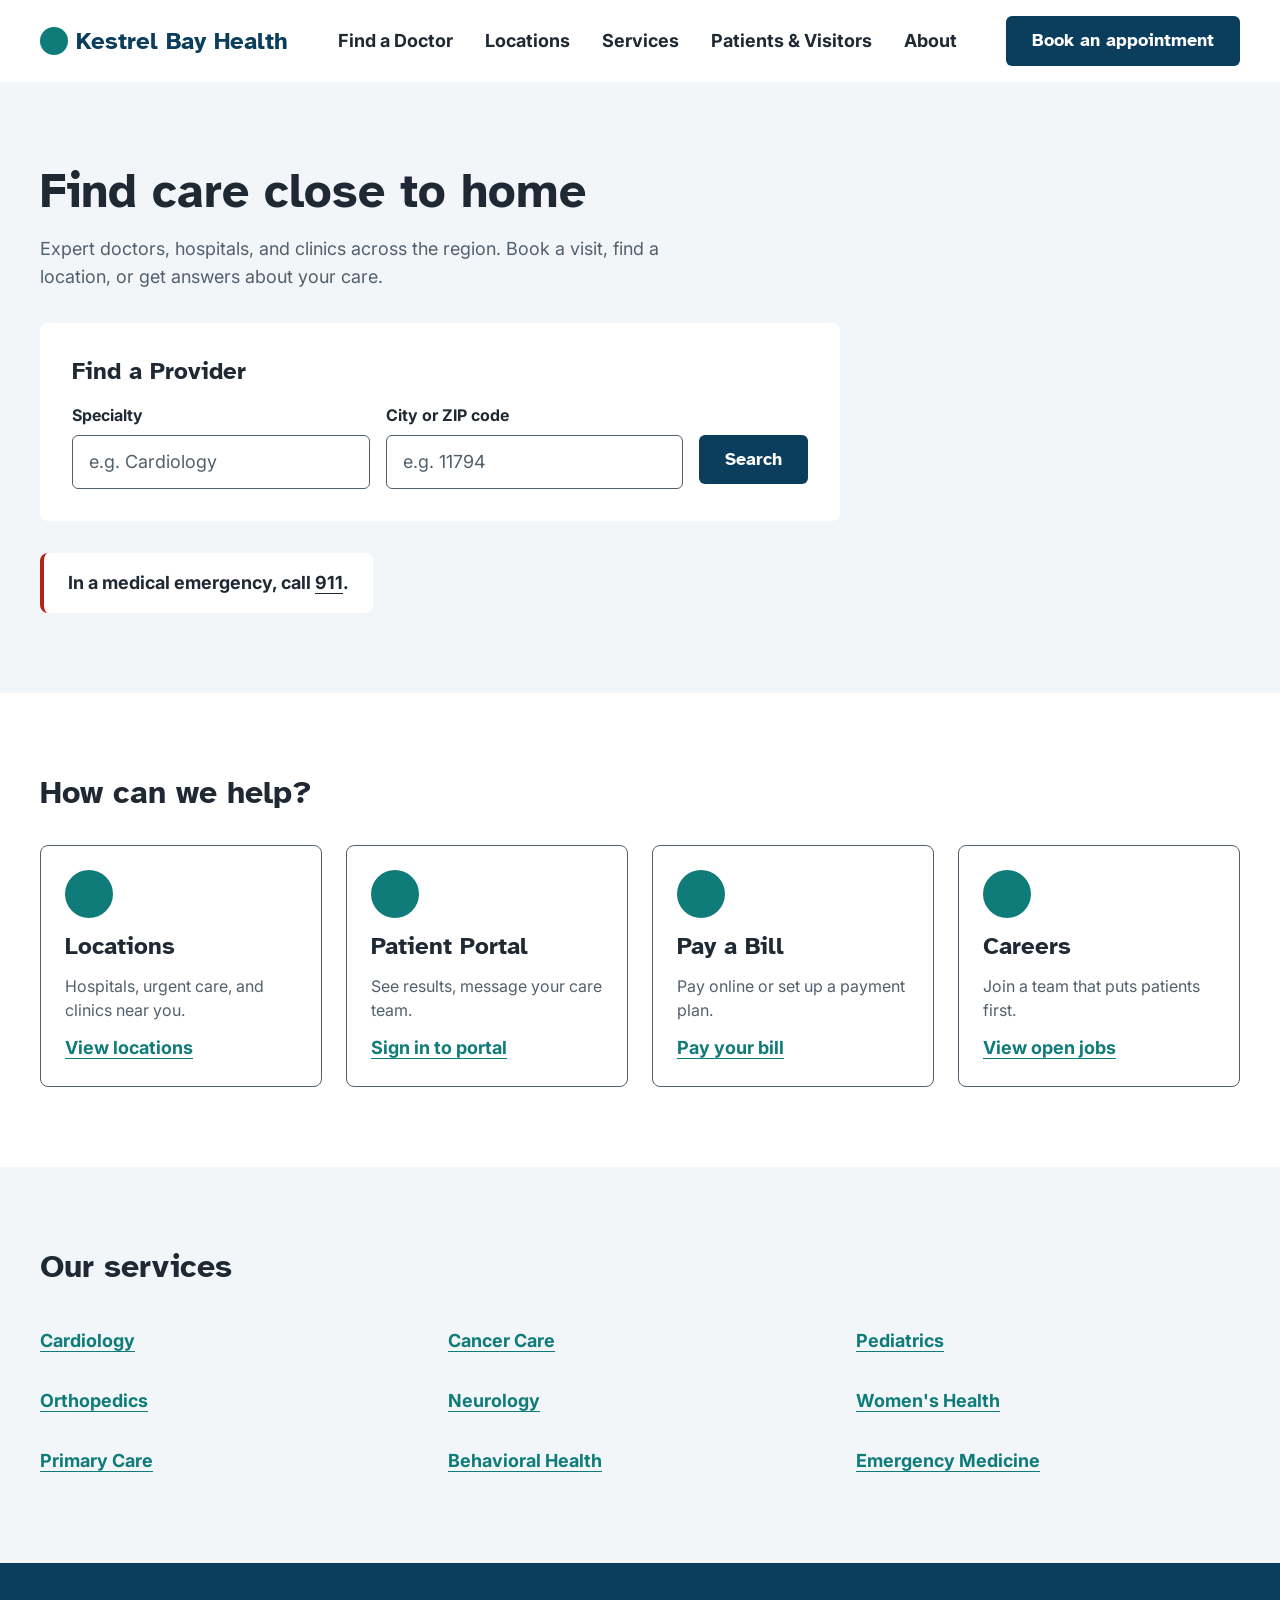
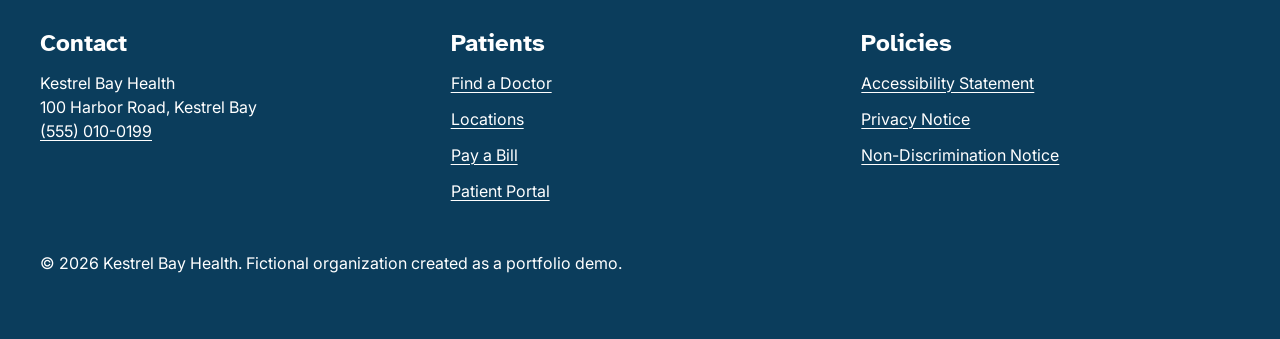
<file: index.html>
<!DOCTYPE html>
<html lang="en">
<head>
    <meta charset="UTF-8">
    <meta name="viewport" content="width=device-width, initial-scale=1.0">
    <title>Kestrel Bay Health | Find care close to home</title>
    <meta name="description" content="Find doctors, hospitals, and clinics across the region. Book a visit, find a location, or get answers about your care at Kestrel Bay Health.">
    <!-- for social sharing -->
    <meta property="og:title" content="Kestrel Bay Health | Find care close to home">
    <meta property="og:description" content="Find doctors, hospitals, and clinics across the region. Book a visit, find a location, or get answers about your care at Kestrel Bay Health.">
    <meta property="og:type" content="website">

    <!-- Fonts: Atkinson Hyperlegible for headings, Inter for body -->
    <link rel="preconnect" href="https://fonts.googleapis.com">
    <link rel="preconnect" href="https://fonts.gstatic.com" crossorigin>
    <link href="https://fonts.googleapis.com/css2?family=Atkinson+Hyperlegible:wght@400;700&family=Inter:wght@400;700&display=swap" rel="stylesheet">

    <!-- Stylesheet -->
    <link rel="stylesheet" href="css/styles.css">
    <link rel="stylesheet" href="css/tokens.css">

    <!-- Structured data for SEO (fictional organization) -->
    <script type="application/ld+json">
        {
            "@context": "https://schema.org",
            "@type": "MedicalOrganization",
            "name": "Kestrel Bay Health",
            "address": {
            "@type": "PostalAddress",
            "streetAddress": "100 Harbor Road",
            "addressLocality": "Kestrel Bay"
            },
            "telephone": "(555) 010-0199"
        }
    </script>
</head>



<body>
  <!-- skip to main content -->
  <a class="skip-link" href="#main">Skip to main content</a>
 
  <!-- Header -->
  <header class="site-header">
    <div class="container header-inner">
      <!-- Logo link with a clear accessible name -->
      <a class="logo" href="index.html" aria-label="Kestrel Bay Health, home">
        <span class="logo-mark" aria-hidden="true"></span>
        <span class="logo-text">Kestrel Bay Health</span>
      </a>
 
      <!-- Mobile menu toggle (shown only on small screens) -->
      <button class="nav-toggle" type="button" aria-expanded="false" aria-controls="primary-nav">
        Menu
      </button>
 
      <!-- Main navigation -->
      <nav id="primary-nav" class="primary-nav" aria-label="Main">
        <ul>
          <li><a href="#">Find a Doctor</a></li>
          <li><a href="#">Locations</a></li>
          <li><a href="#services">Services</a></li>
          <li><a href="#">Patients &amp; Visitors</a></li>
          <li><a href="#">About</a></li>
        </ul>
      </nav>
 
      <!-- Primary call to action -->
      <a class="button button-primary" href="#">Book an appointment</a>
    </div>
  </header>
 
  <!-- Main content -->
  <main id="main" tabindex="-1">
 
    <!-- HERO -->
    <section class="hero" aria-labelledby="hero-title">
      <div class="container">
        <h1 id="hero-title">Find care close to home</h1>
        <p class="hero-intro">
          Expert doctors, hospitals, and clinics across the region.
          Book a visit, find a location, or get answers about your care.
        </p>
 
        <!-- Search form (WCAG 1.3.1, 3.3.1, 3.3.2) -->
        <form class="search-card" role="search" aria-labelledby="search-title" novalidate>
          <h2 id="search-title">Find a Provider</h2>
 
          <div class="search-row">
            <div class="field">
              <label for="specialty">Specialty</label>
              <input id="specialty" name="specialty" type="text"
                     placeholder="e.g. Cardiology"
                     aria-describedby="specialty-error">
              <p id="specialty-error" class="field-error" hidden>
                <span aria-hidden="true">⚠</span> Enter a specialty, such as Cardiology.
              </p>
            </div>
 
            <div class="field">
              <label for="zip">City or ZIP code</label>
              <input id="zip" name="zip" type="text"
                     placeholder="e.g. 11794"
                     autocomplete="postal-code"
                     aria-describedby="zip-error">
              <p id="zip-error" class="field-error" hidden>
                <span aria-hidden="true">⚠</span> Enter a city or a 5-digit ZIP code.
              </p>
            </div>
 
            <button class="button button-primary" type="submit">Search</button>
          </div>
 
          <!-- Announces search results or errors to screen readers -->
          <p class="search-status" role="status" aria-live="polite"></p>
        </form>
 
        <!-- Emergency notice: red bar plus words, never color alone (WCAG 1.4.1) -->
        <aside class="emergency-notice" aria-label="Emergency information">
          <p><strong>In a medical emergency, call <a href="tel:911">911</a>.</strong></p>
        </aside>
      </div>
    </section>
 
    <!-- Quick links -->
    <section class="quick-links" aria-labelledby="help-title">
      <div class="container">
        <h2 id="help-title">How can we help?</h2>
 
        <ul class="card-grid">
          <li class="card">
            <span class="card-icon" aria-hidden="true"></span>
            <h3>Locations</h3>
            <p>Hospitals, urgent care, and clinics near you.</p>
            <a href="#">View locations</a>
          </li>
          <li class="card">
            <span class="card-icon" aria-hidden="true"></span>
            <h3>Patient Portal</h3>
            <p>See results, message your care team.</p>
            <a href="#">Sign in to portal</a>
          </li>
          <li class="card">
            <span class="card-icon" aria-hidden="true"></span>
            <h3>Pay a Bill</h3>
            <p>Pay online or set up a payment plan.</p>
            <a href="#">Pay your bill</a>
          </li>
          <li class="card">
            <span class="card-icon" aria-hidden="true"></span>
            <h3>Careers</h3>
            <p>Join a team that puts patients first.</p>
            <a href="#">View open jobs</a>
          </li>
        </ul>
      </div>
    </section>
 
    <!-- Services -->
    <section id="services" class="services" aria-labelledby="services-title">
      <div class="container">
        <h2 id="services-title">Our services</h2>
        <ul class="services-list">
          <li><a href="#">Cardiology</a></li>
          <li><a href="#">Cancer Care</a></li>
          <li><a href="#">Pediatrics</a></li>
          <li><a href="#">Orthopedics</a></li>
          <li><a href="#">Neurology</a></li>
          <li><a href="#">Women's Health</a></li>
          <li><a href="#">Primary Care</a></li>
          <li><a href="#">Behavioral Health</a></li>
          <li><a href="#">Emergency Medicine</a></li>
        </ul>
      </div>
    </section>
 
  </main>
 
  <!-- Footer -->
  <footer class="site-footer">
    <div class="container">
      <div class="footer-columns">
        <section aria-labelledby="footer-contact">
          <h2 id="footer-contact">Contact</h2>
          <address>
            Kestrel Bay Health<br>
            100 Harbor Road, Kestrel Bay<br>
            <a href="tel:+15550100199">(555) 010-0199</a>
          </address>
        </section>
 
        <nav aria-labelledby="footer-patients">
          <h2 id="footer-patients">Patients</h2>
          <ul>
            <li><a href="#">Find a Doctor</a></li>
            <li><a href="#">Locations</a></li>
            <li><a href="#">Pay a Bill</a></li>
            <li><a href="#">Patient Portal</a></li>
          </ul>
        </nav>
 
        <nav aria-labelledby="footer-policies">
          <h2 id="footer-policies">Policies</h2>
          <ul>
            <li><a href="accessibility.html">Accessibility Statement</a></li>
            <li><a href="#">Privacy Notice</a></li>
            <li><a href="#">Non-Discrimination Notice</a></li>
          </ul>
        </nav>
      </div>
 
      <p class="footer-legal">
        © 2026 Kestrel Bay Health. Fictional organization created as a portfolio demo.
      </p>
    </div>
  </footer>
 
  <script src="main.js" defer></script>
</body>
</html>
</file>
<file: css/styles.css>
*, *::before, *::after {
    box-sizing: border-box;
    margin: 0;
    padding: 0;
}

html{
    /* Set scroll padding for sticky header */
    scroll-padding-top : calc(var(--header-height) + var(--space-3));
    /* Prevent font size adjustments on mobile devices */
    -webkit-text-size-adjust: 100%;
}

/* Base styles for body, headings, paragraphs, and lists */
body {
    margin : 0px; 
    font-family: var(--font-body);
    font-size: var(--text-body);
    line-height: var(--lh-body);
    color: var(--color-text-dark);
    background-color: var(--color-white);
}


h1, h2, h3 {
    font-family: var(--font-heading);
    font-weight: 700; 
    color : var(--color-text-dark);
    margin : 0px; 
}

/* Display size on large screens, H1 size on phones so it doesn't overflow */
h1 {
  font-size: var(--text-h1);
  line-height: var(--lh-h1);
}
 
h2 {
  font-size: var(--text-h2);
  line-height: var(--lh-h2);
}
 
h3 {
  font-size: var(--text-h3);
  line-height: var(--lh-h3);
}
 
p {
  margin: 0;
}
 
img,
svg {
  max-width: 100%;
  display: block;
}
 
ul,
ol {
  margin: 0;
  padding: 0;
}

/* Links are underlined so they never rely on color alone (WCAG 1.4.1) */
a {
  color: var(--color-primary-teal);
  text-decoration: underline;
  text-underline-offset: 0.2em;
  text-decoration-thickness: 1px;
}
 
a:hover {
  text-decoration-thickness: 2px;
}
 
address {
  font-style: normal;
}
 
.container {
  width: 100%;
  max-width: calc(var(--container-max) + (var(--gutter) * 2));
  margin-inline: auto;
  padding-inline: var(--gutter);
}


/* Focus styles for accessibility */
:focus-visible {
  outline: 2px solid transparent;
  box-shadow: var(--focus-ring);
  border-radius: var(--radius);
}
 
/* main gets programmatic focus from the skip link; no ring needed there */
main:focus {
  outline: none;
}
 


/* Skip link for accessibility */
.skip-link {
  position: absolute;
  top: var(--space-2);
  left: var(--space-2);
  z-index: 100;
  padding: var(--space-2) var(--space-4);
  background: var(--color-primary-navy);
  color: var(--color-white);
  font-weight: 700;
  text-decoration: none;
  border-radius: var(--radius);
  /* Moved off-screen until it receives keyboard focus */
  transform: translateY(-200%);
}
 
.skip-link:focus {
  transform: translateY(0);
}


.button {
  display: inline-flex;
  align-items: center;
  justify-content: center;
  min-height: var(--target-min);          /* 44px target size (WCAG 2.5.8) */
  padding: var(--space-2) var(--space-4);
  font-family: var(--font-heading);
  font-size: var(--text-body);
  font-weight: 700;
  line-height: 1.2;
  text-decoration: none;
  border: 2px solid transparent;
  border-radius: var(--radius);
  cursor: pointer;
}
 
.button-primary {
  background: var(--color-primary-navy);
  color: var(--color-white);
}
 
.button-primary:hover {
  background: var(--color-text-dark);
  text-decoration: underline;
}

/* ---------- Header and navigation ---------- */
 
.site-header {
  position: sticky;
  top: 0;
  z-index: 50;
  background: var(--color-white);
  border-bottom: 1px solid var(--color-surface-light);
}
 
.header-inner {
  display: flex;
  flex-wrap: wrap;
  align-items: center;
  justify-content: space-between;
  gap: var(--space-3);
  padding-block: var(--space-3);
}
 
.logo {
  display: inline-flex;
  align-items: center;
  gap: var(--space-1);
  font-family: var(--font-heading);
  font-size: var(--text-h3);
  line-height: var(--lh-h3);
  font-weight: 700;
  color: var(--color-primary-navy);
  text-decoration: none;
}
 
.logo-mark {
  width: 1.75rem;
  height: 1.75rem;
  border-radius: 50%;
  background: var(--color-primary-teal);
  flex-shrink: 0;
}
 
.nav-toggle {
  min-height: var(--target-min);
  min-width: var(--target-min);
  padding: var(--space-1) var(--space-3);
  font: inherit;
  font-weight: 700;
  color: var(--color-primary-navy);
  background: var(--color-white);
  border: 2px solid var(--color-primary-navy);
  border-radius: var(--radius);
  cursor: pointer;
}
 
.primary-nav {
  width: 100%;
}
 
.primary-nav ul {
  list-style: none;
  display: flex;
  flex-direction: column;
}
 
.primary-nav a {
  display: block;
  padding: var(--space-2) 0;
  min-height: var(--target-min);
  font-weight: 700;
  color: var(--color-text-dark);
  text-decoration: none;
}
 
.primary-nav a:hover {
  text-decoration: underline;
}
 
.site-header .button-primary {
  width: 100%;
}
 
/* Without JavaScript the nav stays visible. With JS, it collapses on phones
   and the Menu button toggles it (main.js adds the .js class). */
.nav-toggle {
  display: none;
}
 
.js .nav-toggle {
  display: inline-flex;
}
 
.js .primary-nav,
.js .site-header .button-primary {
  display: none;
}
 
.js .site-header.is-open .primary-nav,
.js .site-header.is-open .button-primary {
  display: block;
}
 
.js .site-header.is-open .button-primary {
  display: inline-flex;
}
 
/* Desktop header: everything on one row */
@media (min-width: 64em) {   /* 1024px */
  .js .nav-toggle {
    display: none;
  }
 
  .js .primary-nav,
  .primary-nav {
    display: block;
    width: auto;
  }
 
  .js .site-header .button-primary,
  .site-header .button-primary {
    display: inline-flex;
    width: auto;
  }
 
  .header-inner {
    flex-wrap: nowrap;
    gap: var(--space-5);
  }
 
  .primary-nav ul {
    flex-direction: row;
    gap: var(--space-5);
  }
 
  .primary-nav a {
    padding: var(--space-1) 0;
    display: flex;
    align-items: center;
  }
}
 
/* ---------- Hero section ---------- */
.hero {
  background: var(--color-surface-light);
  padding-block: var(--space-7);
}
 
.hero .container {
  display: flex;
  flex-direction: column;
  align-items: flex-start;
  gap: var(--space-5);
}
 
.hero-intro {
  max-width: 40rem;            /* about 640px, comfortable line length */
  color: var(--color-text-muted);
  margin-top: calc(var(--space-3) - var(--space-5));
}
 
.search-card {
  width: 100%;
  max-width: 50rem;
  background: var(--color-white);
  border-radius: var(--radius-card);
  padding: var(--space-4);
}
 
.search-card h2 {
  font-size: var(--text-h3);
  line-height: var(--lh-h3);
  margin-bottom: var(--space-3);
}
 
.search-row {
  display: flex;
  flex-direction: column;
  gap: var(--space-3);
}
 
.field {
  display: flex;
  flex-direction: column;
  gap: var(--space-1);
  flex: 1;
  min-width: 0;                /* lets fields shrink so the row fits the card */
}
 
.field input {
  width: 100%;
}
 
.search-row .button {
  flex-shrink: 0;
}
 
.field label {
  font-size: var(--text-small);
  line-height: var(--lh-small);
  font-weight: 700;
}
 
.field input {
  min-height: var(--target-min);
  padding: var(--space-2) var(--space-3);
  font: inherit;
  color: var(--color-text-dark);
  background: var(--color-white);
  border: 1px solid var(--color-text-muted);   /* 6.5:1, passes 3:1 for UI */
  border-radius: var(--radius);
}
 
.field input::placeholder {
  color: var(--color-text-muted);
  opacity: 1;
}
 
/* Error state: thicker red border plus text message, never color alone */
.field input[aria-invalid="true"] {
  border: 2px solid var(--color-error-red);
}
 
.field-error {
  font-size: var(--text-small);
  line-height: var(--lh-small);
  font-weight: 700;
  color: var(--color-error-red);
}
 
.search-status {
  margin-top: var(--space-3);
  font-size: var(--text-small);
  line-height: var(--lh-small);
}
 
.search-status:empty {
  margin-top: 0;
}
 
@media (min-width: 48em) {   /* 768px: fields side by side */
  .hero {
    padding-block: var(--space-9);
  }
 
  h1 {
    font-size: var(--text-display);
    line-height: var(--lh-display);
  }
 
  .search-card {
    padding: var(--space-5);
  }
 
  .search-row {
    flex-direction: row;
    align-items: flex-start;
  }
 
  /* Line the button up with the inputs, under the labels */
  .search-row .button {
    margin-top: calc(var(--lh-small) + var(--space-1));
  }
}
 
 
/* ---------- Emergency notice ---------- */
 
.emergency-notice {
  background: var(--color-white);
  border-left: 4px solid var(--color-error-red);
  border-radius: var(--radius-card);
  padding: var(--space-3) var(--space-4);
}
 
.emergency-notice a {
  color: var(--color-text-dark);
}
 
 
/* ---------- Quick links (CSS Grid) ---------- */
 
.quick-links {
  padding-block: var(--space-7);
}
 
.quick-links h2 {
  margin-bottom: var(--space-5);
}
 
/* Cards wrap automatically: 1 column on phones, up to 4 on desktop */
.card-grid {
  list-style: none;
  display: grid;
  grid-template-columns: repeat(auto-fit, minmax(15rem, 1fr));
  gap: var(--space-4);
}
 
.card {
  display: flex;
  flex-direction: column;
  gap: var(--space-2);
  padding: var(--space-4);
  background: var(--color-white);
  border: 1px solid var(--color-text-muted);
  border-radius: var(--radius-card);
}
 
.card-icon {
  width: 3rem;
  height: 3rem;
  border-radius: 50%;
  background: var(--color-primary-teal);
}
 
.card p {
  font-size: var(--text-small);
  line-height: var(--lh-small);
  color: var(--color-text-muted);
  flex-grow: 1;                /* pushes links to the same line in every card */
}
 
.card a {
  font-weight: 700;
}
 
 
/* ---------- Services ---------- */
 
.services {
  background: var(--color-surface-light);
  padding-block: var(--space-7);
}
 
.services h2 {
  margin-bottom: var(--space-5);
}
 
.services-list {
  list-style: none;
  display: grid;
  grid-template-columns: 1fr;
  gap: var(--space-3) var(--space-4);
}
 
.services-list a {
  display: inline-block;
  padding-block: var(--space-1);
  font-weight: 700;
}
 
@media (min-width: 40em) {   /* 640px */
  .services-list {
    grid-template-columns: repeat(2, 1fr);
  }
}
 
@media (min-width: 64em) {   /* 1024px */
  .quick-links,
  .services {
    padding-block: var(--space-9);
  }
 
  .services-list {
    grid-template-columns: repeat(3, 1fr);
  }
}
 
 
/* ---------- Footer ---------- */
 
.site-footer {
  background: var(--color-primary-navy);
  color: var(--color-white);
  padding-block: var(--space-8);
}
 
.site-footer h2 {
  /* Structurally H2, visually H3 size: levels describe structure, not size */
  font-size: var(--text-h3);
  line-height: var(--lh-h3);
  color: var(--color-white);
  margin-bottom: var(--space-2);
}
 
.footer-columns {
  display: grid;
  grid-template-columns: 1fr;
  gap: var(--space-5);
}
 
.site-footer ul {
  list-style: none;
  display: flex;
  flex-direction: column;
  gap: var(--space-2);
}
 
.site-footer address,
.site-footer li,
.footer-legal {
  font-size: var(--text-small);
  line-height: var(--lh-small);
}
 
.site-footer a {
  color: var(--color-white);
}
 
.footer-legal {
  margin-top: var(--space-7);
}
 
@media (min-width: 48em) {
  .footer-columns {
    grid-template-columns: repeat(3, 1fr);
  }
}
 
 
/* ---------- Content pages (accessibility statement) ---------- */
 
.prose {
  max-width: calc(48rem + (var(--gutter) * 2));
  padding-block: var(--space-7);
}
 
.prose h1 {
  margin-bottom: var(--space-2);
}
 
.prose section {
  margin-top: var(--space-6);
}
 
.prose h2 {
  font-size: var(--text-h3);
  line-height: var(--lh-h3);
  margin-bottom: var(--space-2);
}
 
.prose p + p,
.prose ul + p,
.prose table + p {
  margin-top: var(--space-3);
}
 
.prose ul {
  padding-left: var(--space-4);
}
 
.prose li + li {
  margin-top: var(--space-1);
}
 
.meta {
  color: var(--color-text-muted);
  font-size: var(--text-small);
}
 
.breadcrumb {
  margin-bottom: var(--space-4);
  font-size: var(--text-small);
}
 
.breadcrumb ol {
  list-style: none;
  display: flex;
  flex-wrap: wrap;
  gap: var(--space-1);
}
 
/* Separator is decorative CSS, so screen readers don't read it */
.breadcrumb li + li::before {
  content: "/";
  margin-right: var(--space-1);
  color: var(--color-text-muted);
}
 
.breadcrumb [aria-current="page"] {
  color: var(--color-text-dark);
  text-decoration: none;
  font-weight: 700;
}
 
/* Tables scroll inside themselves on phones instead of the whole page */
.prose table {
  display: block;
  overflow-x: auto;
  width: 100%;
  border-collapse: collapse;
  font-size: var(--text-small);
  line-height: var(--lh-small);
}
 
.prose caption {
  text-align: left;
  font-weight: 700;
  padding-bottom: var(--space-1);
}
 
.prose th,
.prose td {
  text-align: left;
  padding: var(--space-2) var(--space-3);
  border-bottom: 1px solid var(--color-text-muted);
}
 
.prose th {
  background: var(--color-surface-light);
}
 
 
/* ---------- Reduced motion (WCAG 2.3.3) ---------- */
 
@media (prefers-reduced-motion: reduce) {
  *,
  *::before,
  *::after {
    animation-duration: 0.01ms !important;
    animation-iteration-count: 1 !important;
    transition-duration: 0.01ms !important;
    scroll-behavior: auto !important;
  }
}
 
@media (prefers-reduced-motion: no-preference) {
  html {
    scroll-behavior: smooth;
  }
}
</file>
<file: css/tokens.css>
/* ==========================================================================
   Kestrel Bay Health: Design tokens
   Mirrors the Figma style tile. Change a value here and it updates everywhere.
   Contrast ratios are measured against white (#FFFFFF).
   ========================================================================== */

:root {
  /* ---------- Colors ---------- */
  --color-primary-navy: #0B3D5C;   /* 11.4:1  header text, buttons, footer */
  --color-primary-teal: #0F7C7A;   /*  5.0:1  links, accents */
  --color-text-dark:    #1F2933;   /* 14.8:1  body text */
  --color-text-muted:   #52606D;   /*  6.5:1  secondary text */
  --color-surface-light:#F2F6F9;   /*  section backgrounds */
  --color-focus-amber:  #D97706;   /*  3.2:1  focus ring (non-text, needs 3:1) */
  --color-error-red:    #B42318;   /*  6.6:1  form errors, emergency bar */
  --color-white:        #FFFFFF;

  /* ---------- Typography ---------- */
  --font-heading: "Atkinson Hyperlegible", system-ui, sans-serif;
  --font-body:    "Inter", system-ui, sans-serif;

  /* size / line-height pairs from the Figma text styles */
  --text-display: 3rem;      /* 48px */
  --lh-display:   3.5rem;    /* 56px */
  --text-h1:      2.5rem;    /* 40px */
  --lh-h1:        3rem;      /* 48px */
  --text-h2:      2rem;      /* 32px */
  --lh-h2:        2.5rem;    /* 40px */
  --text-h3:      1.5rem;    /* 24px */
  --lh-h3:        2rem;      /* 32px */
  --text-body:    1.125rem;  /* 18px */
  --lh-body:      1.75rem;   /* 28px */
  --text-small:   1rem;      /* 16px */
  --lh-small:     1.5rem;    /* 24px */

  /* ---------- Spacing (8px scale) ---------- */
  --space-1: 0.5rem;   /*  8px */
  --space-2: 0.75rem;  /* 12px */
  --space-3: 1rem;     /* 16px */
  --space-4: 1.5rem;   /* 24px */
  --space-5: 2rem;     /* 32px */
  --space-6: 2.5rem;   /* 40px */
  --space-7: 3rem;     /* 48px */
  --space-8: 4rem;     /* 64px */
  --space-9: 5rem;     /* 80px */

  /* ---------- Layout ---------- */
  --container-max: 75rem;      /* 1200px content width */
  --gutter: 1rem;              /* 16px side padding on phones */
  --radius: 0.375rem;          /* 6px buttons and inputs */
  --radius-card: 0.5rem;       /* 8px cards */
  --header-height: 5rem;       /* used for scroll-padding with sticky header */

  /* ---------- Interaction ---------- */
  --target-min: 2.75rem;       /* 44px minimum height for buttons and inputs */

  /* Double focus ring: 2px white inner + 3px amber outer (WCAG 2.4.7, 1.4.11) */
  --focus-ring: 0 0 0 2px var(--color-white), 0 0 0 5px var(--color-focus-amber);
}

@media (min-width: 48em) {      /* 768px and up */
  :root {
    --gutter: 2rem;
  }
}
</file>
